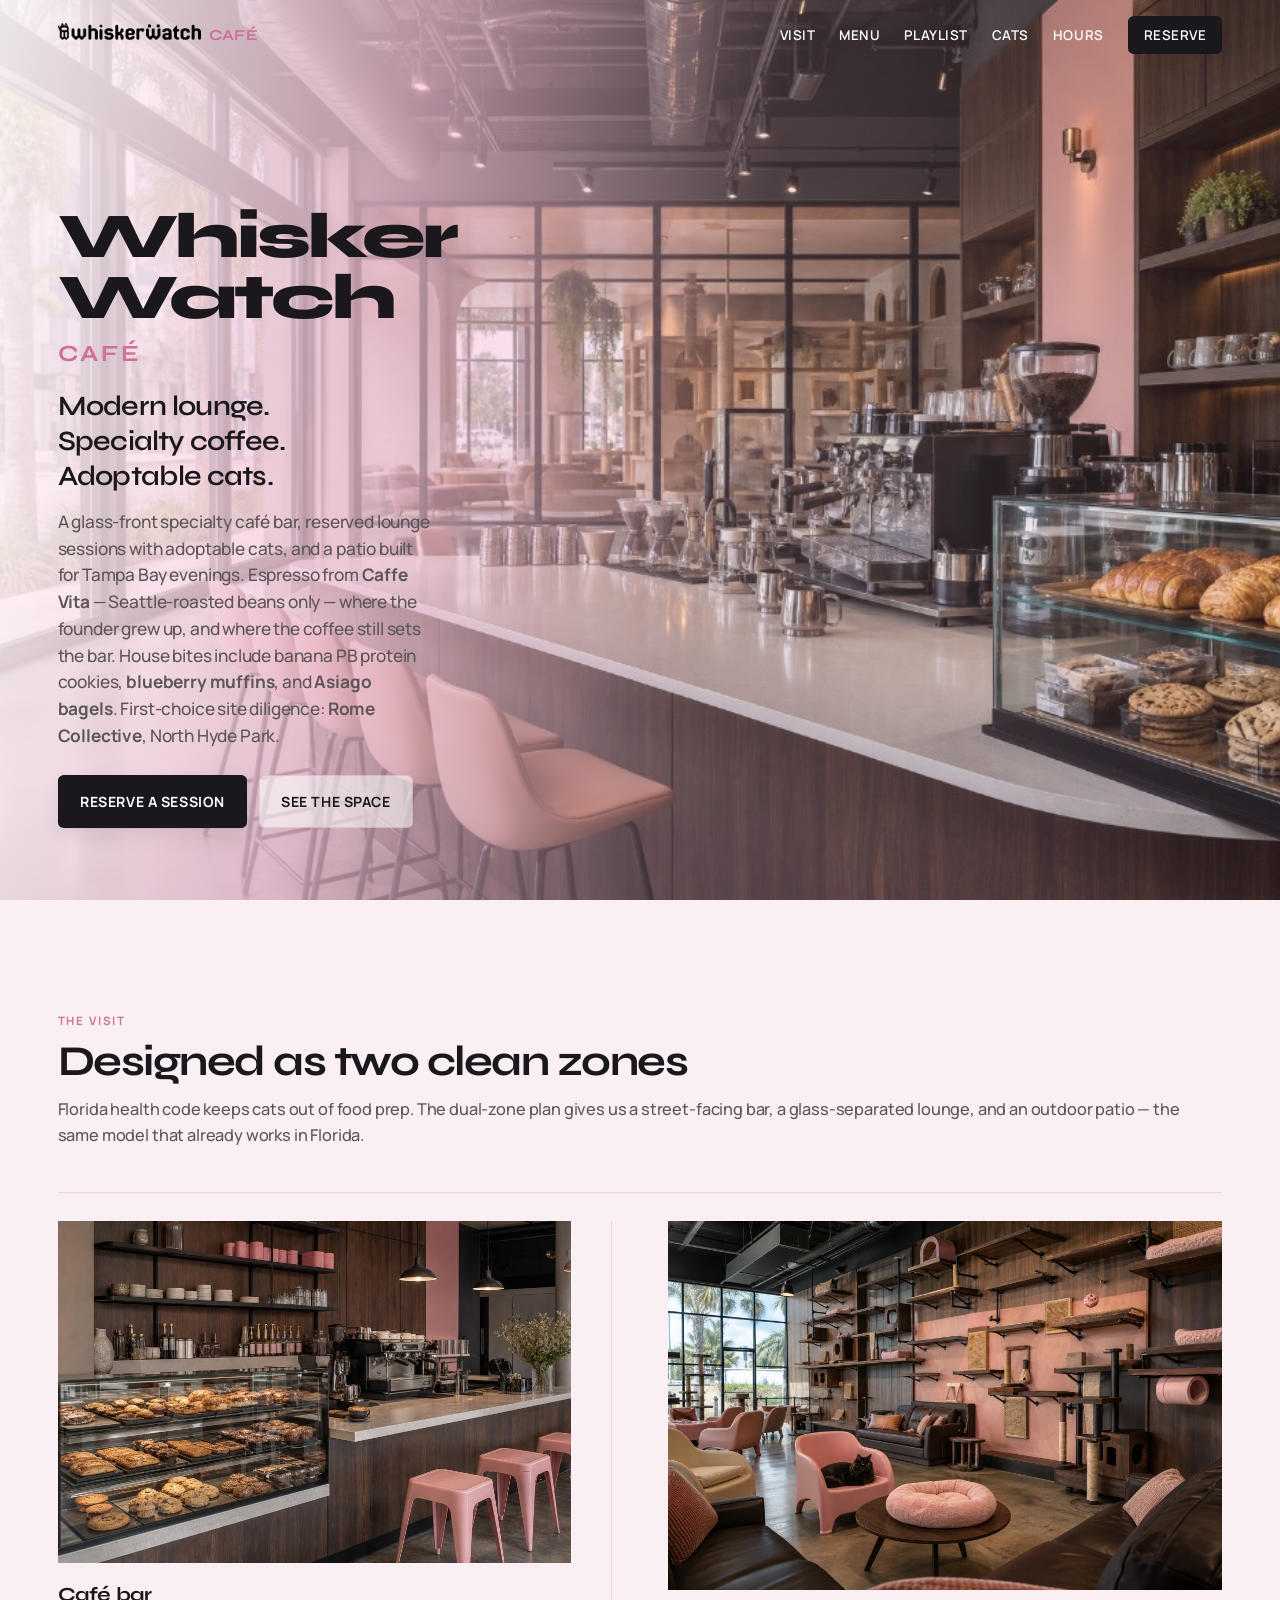
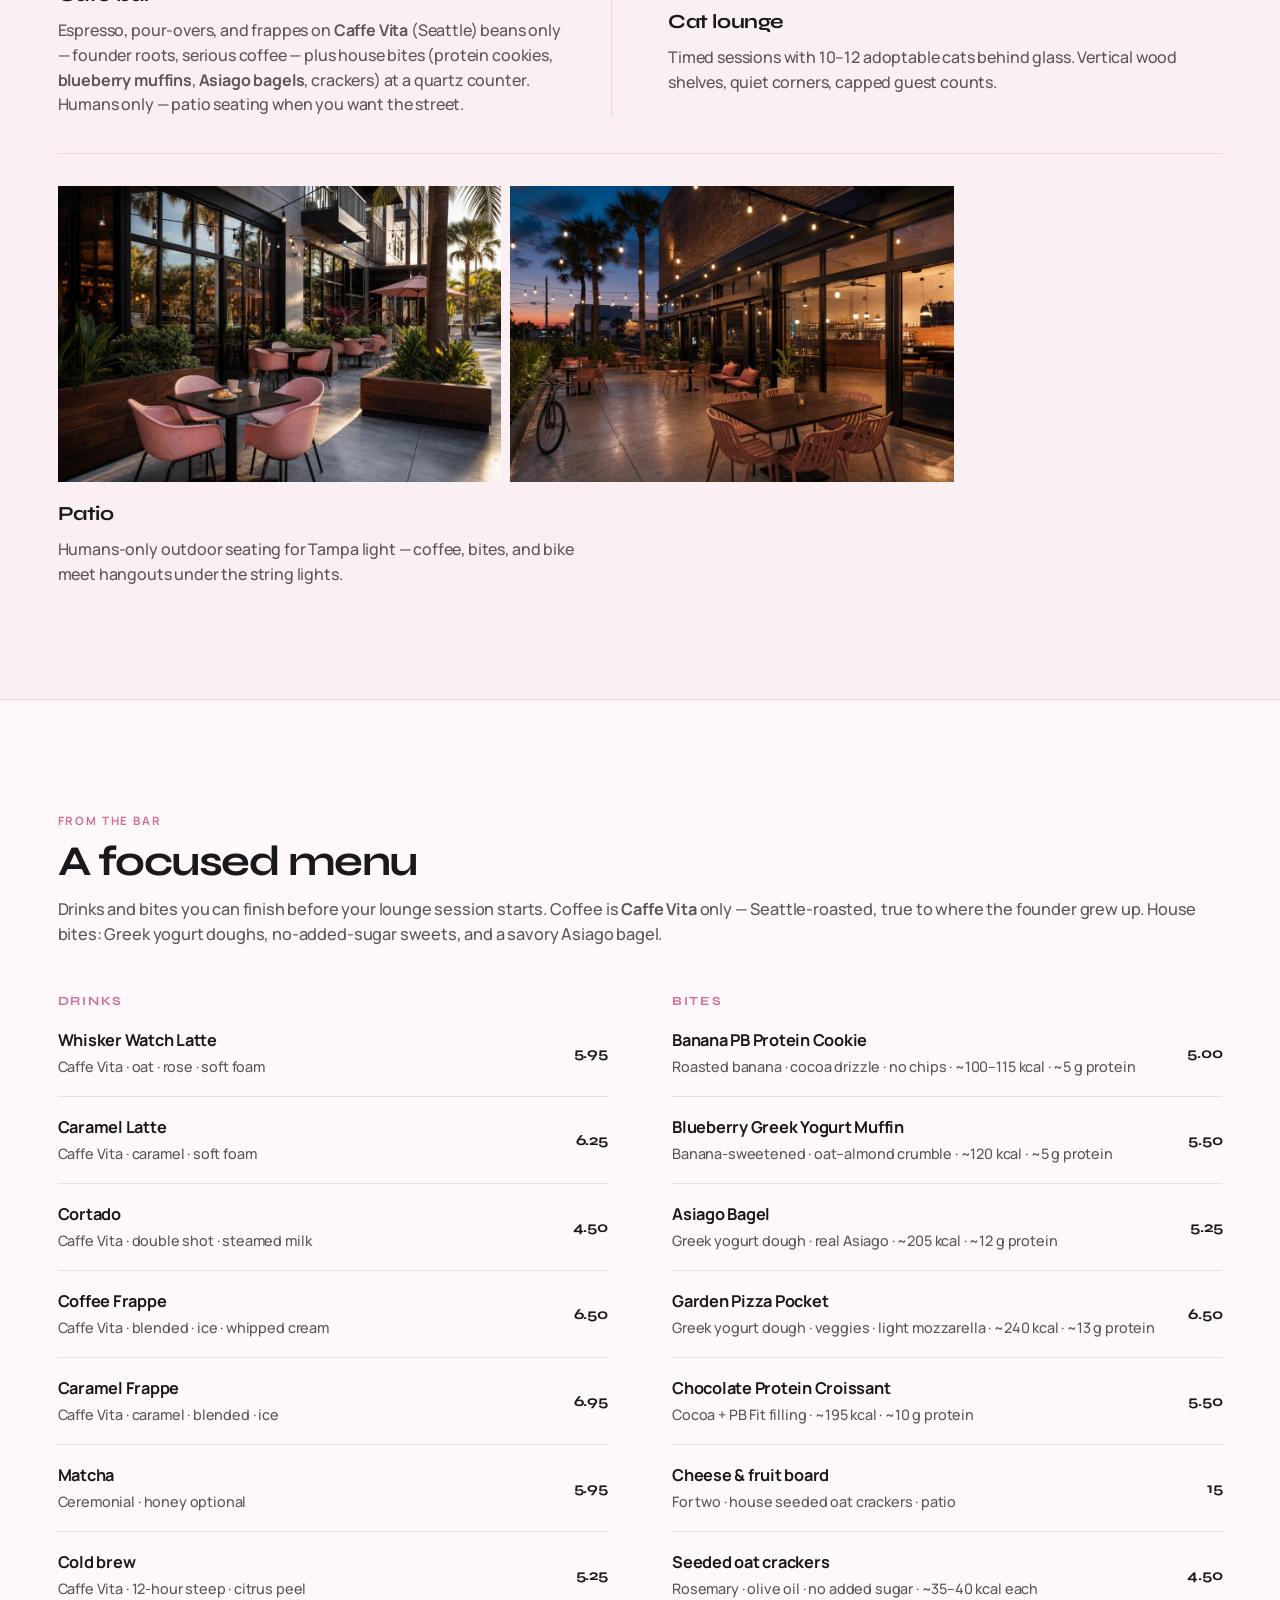
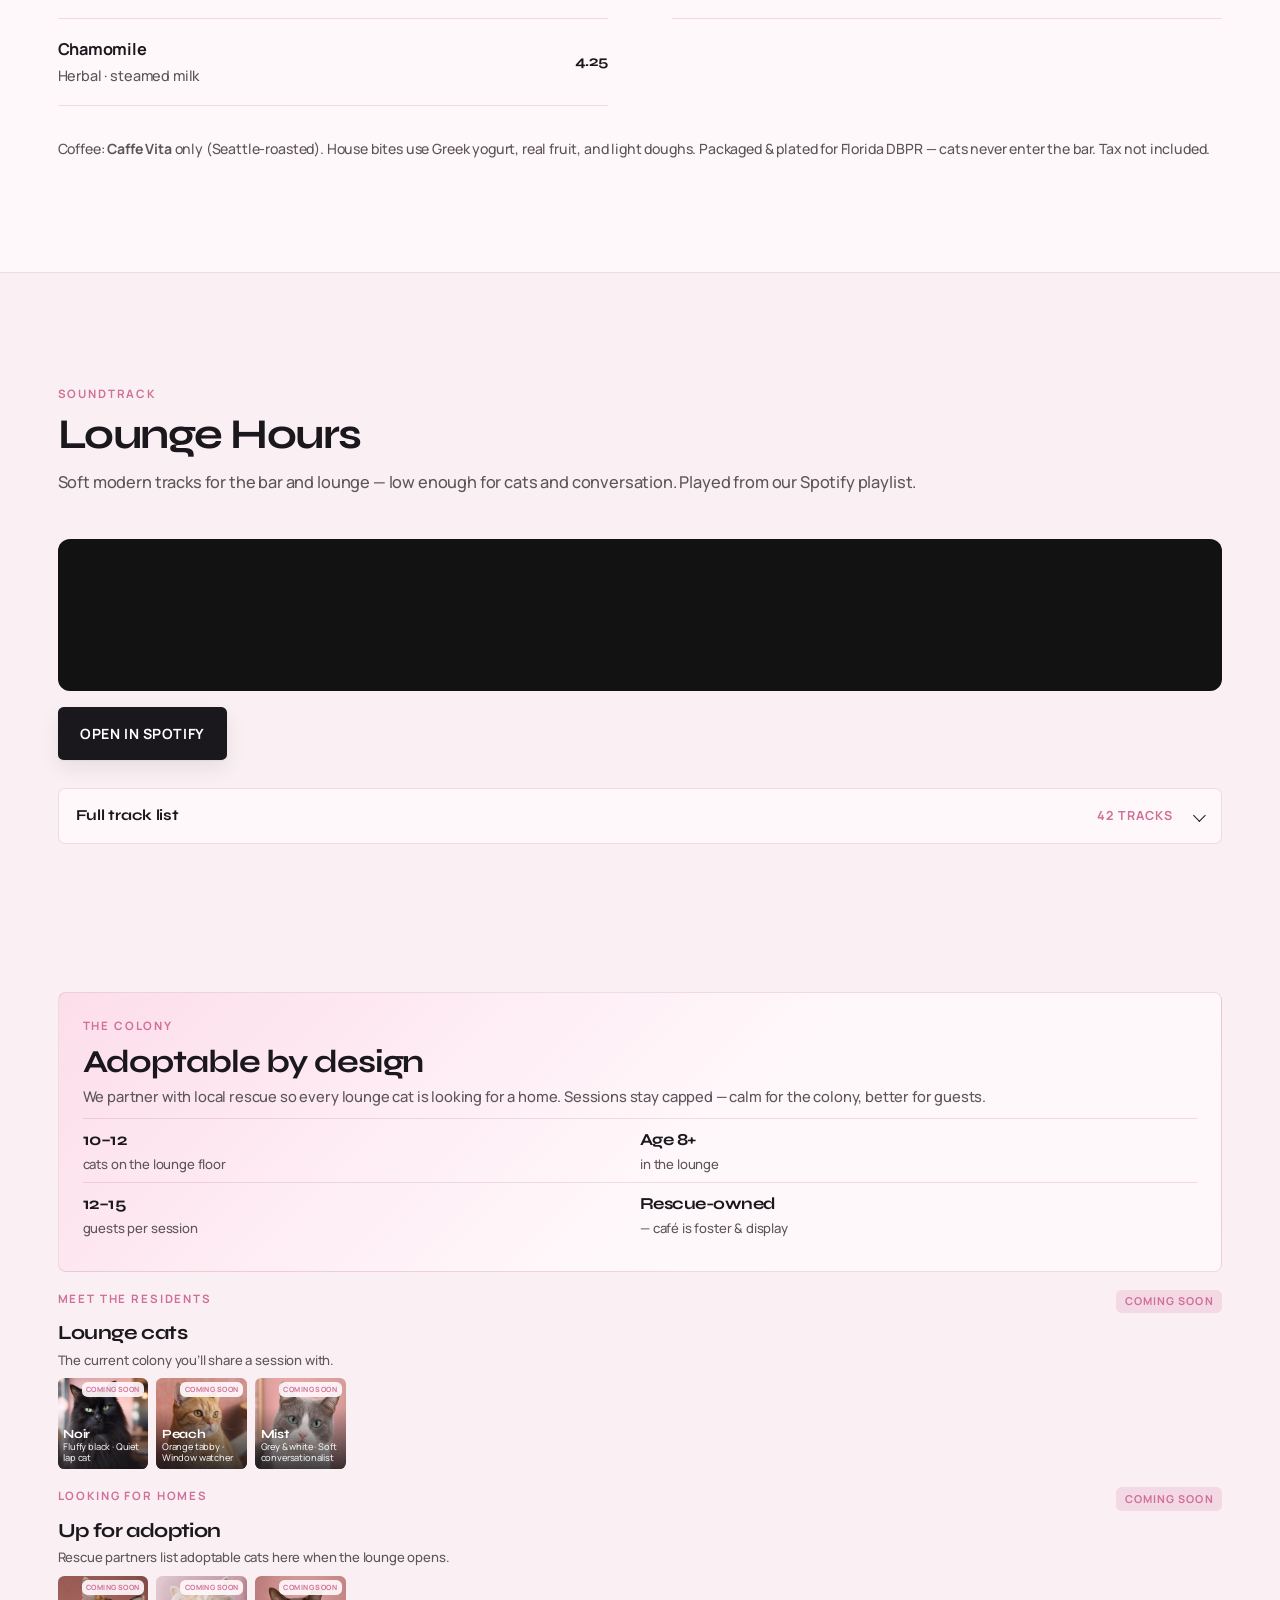
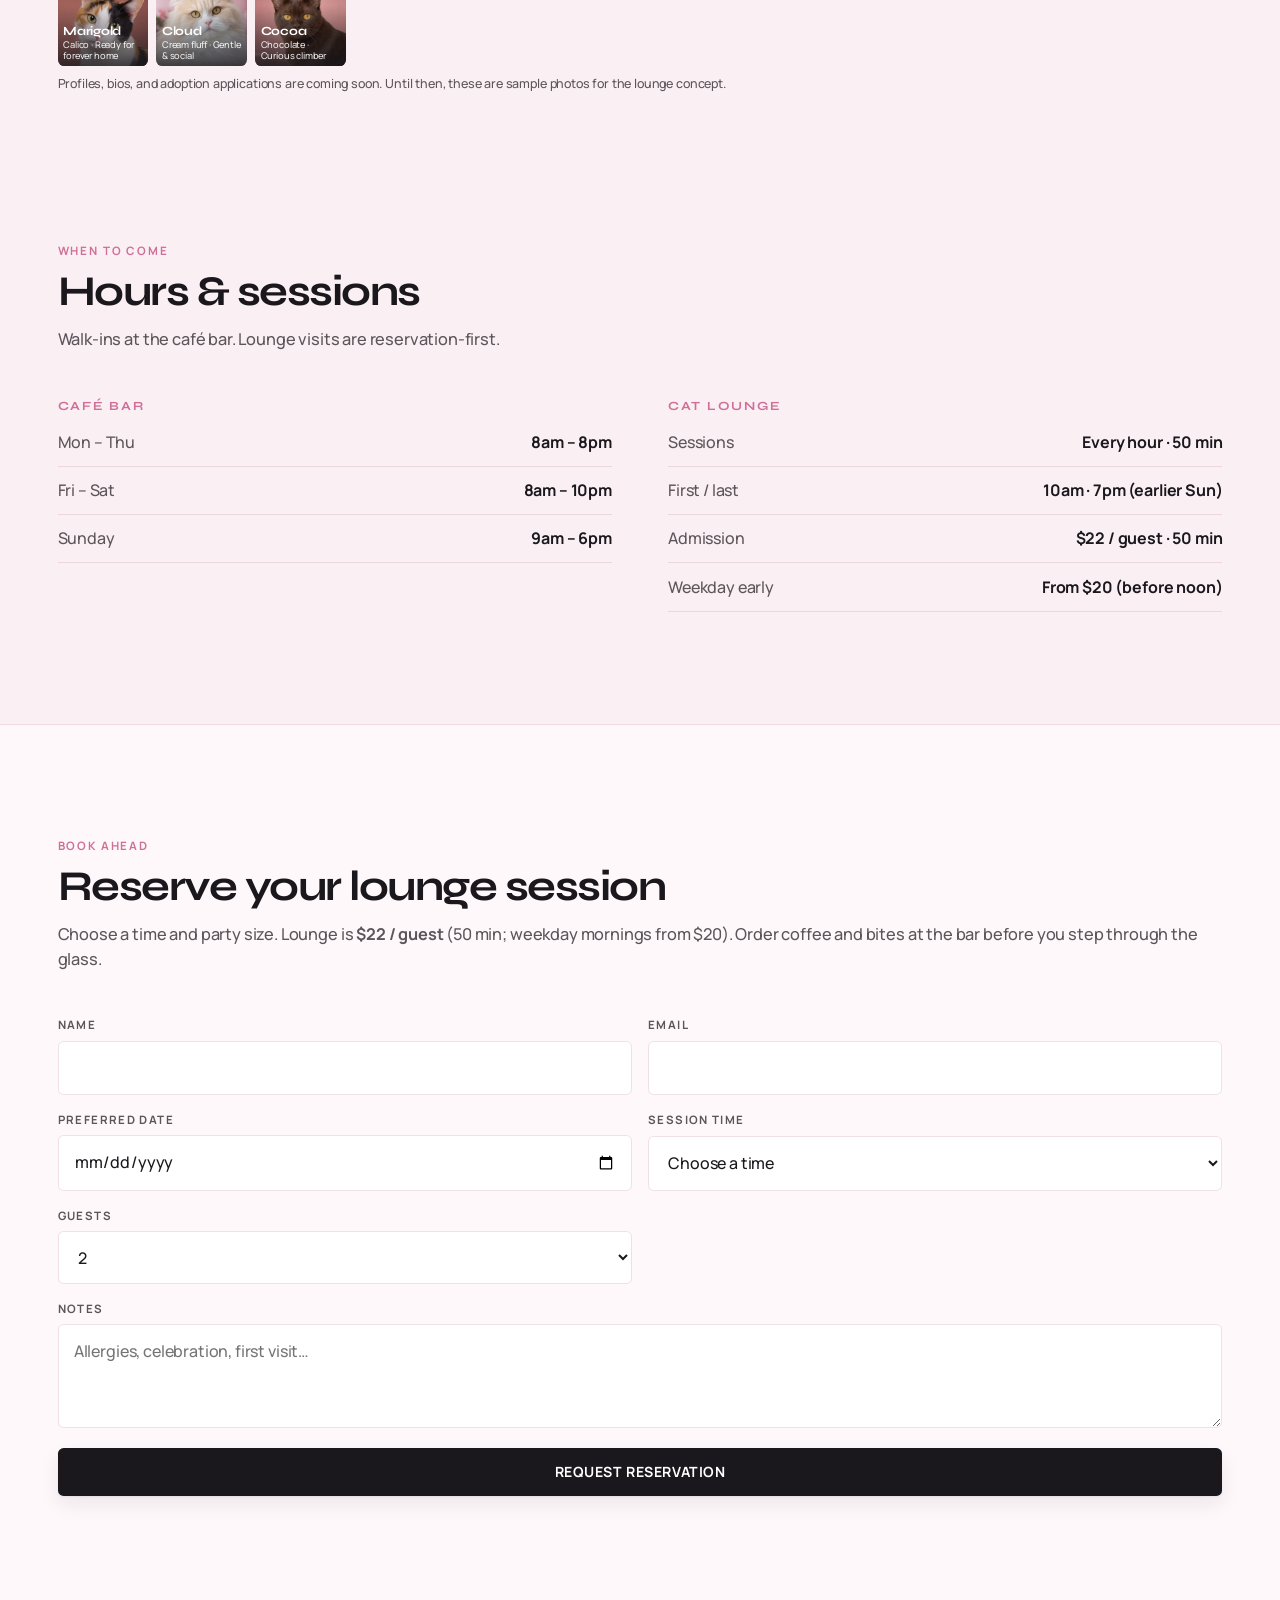
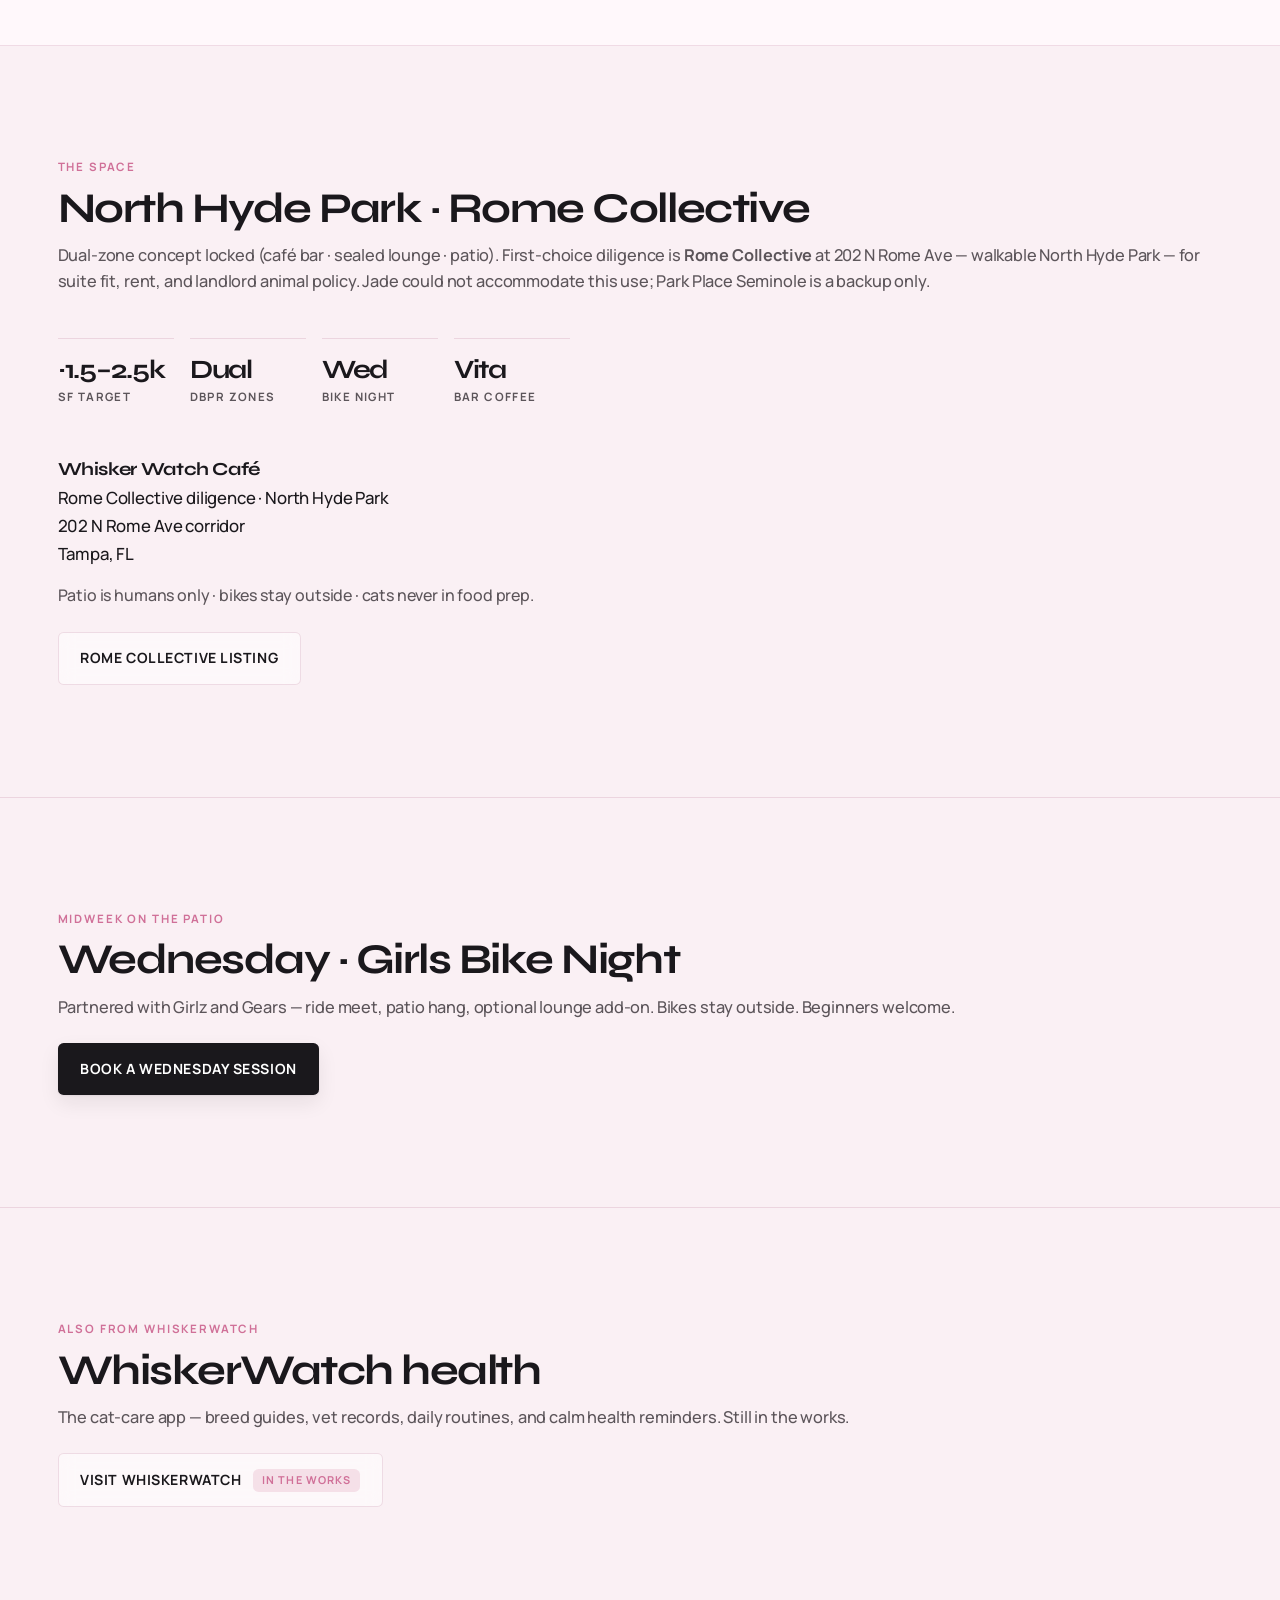
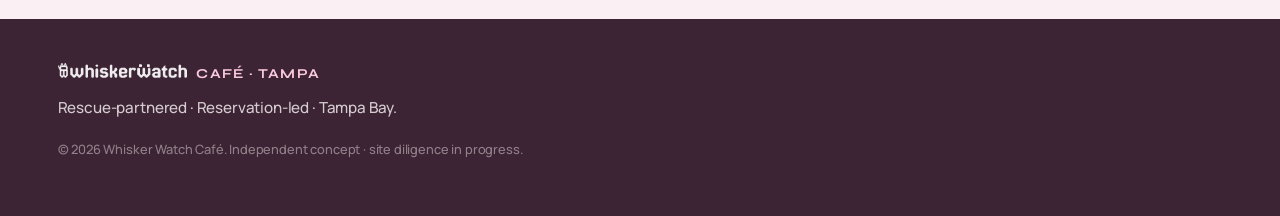
<file: index.html>
<!DOCTYPE html>
<html lang="en">
  <head>
    <meta charset="utf-8" />
    <meta name="viewport" content="width=device-width, initial-scale=1, viewport-fit=cover" />
    <meta name="theme-color" content="#fac8dd" />
    <meta
      name="description"
      content="Whisker Watch Café — a modern rescue-partnered cat lounge and specialty café in the Tampa Bay area."
    />
    <title>Whisker Watch Café · Tampa</title>
    <link rel="preconnect" href="https://fonts.googleapis.com" />
    <link rel="preconnect" href="https://fonts.gstatic.com" crossorigin />
    <link
      href="https://fonts.googleapis.com/css2?family=Manrope:wght@400;500;600;700&family=Syne:wght@500;600;700;800&display=swap"
      rel="stylesheet"
    />
    <link rel="stylesheet" href="styles.css?v=20260809a" />
    <link rel="icon" href="assets/paw-cursor-sm.png" type="image/png" />
  </head>
  <body>
    <a class="skip-link" href="#main">Skip to content</a>

    <header class="site-header" data-elevate>
      <a class="brand-mark" href="#top" aria-label="Whisker Watch Café home">
        <img src="assets/logo.png" alt="WhiskerWatch" width="180" height="21" />
        <span class="brand-mark-cafe">Café</span>
      </a>
      <nav class="site-nav" aria-label="Primary">
        <a href="#experience">Visit</a>
        <a href="#menu">Menu</a>
        <a href="#playlist">Playlist</a>
        <a href="#cats">Cats</a>
        <a href="#hours">Hours</a>
        <a class="nav-cta" href="#reserve">Reserve</a>
      </nav>
      <button class="nav-toggle" type="button" aria-expanded="false" aria-controls="mobile-nav" aria-label="Open menu">
        <span></span><span></span>
      </button>
    </header>

    <div class="mobile-nav" id="mobile-nav" hidden>
      <a href="#experience">Visit</a>
      <a href="#menu">Menu</a>
      <a href="#playlist">Playlist</a>
      <a href="#cats">Cats</a>
      <a href="#hours">Hours</a>
      <a href="#reserve">Reserve a session</a>
    </div>

    <main id="main">
      <section class="hero" id="top" aria-label="Whisker Watch Café">
        <div class="hero-media" aria-hidden="true">
          <img
            src="assets/hero-space.jpg"
            alt=""
            class="hero-photo"
            width="1024"
            height="682"
          />
          <div class="hero-wash"></div>
        </div>
        <div class="hero-copy">
          <p class="brand-lockup">
            <span class="brand-lockup-name">Whisker Watch</span>
            <span class="brand-lockup-cafe">Café</span>
          </p>
          <h1>Modern lounge. Specialty coffee. Adoptable cats.</h1>
          <p class="hero-lead">
            A glass-front specialty café bar, reserved lounge sessions with adoptable
            cats, and a patio built for Tampa Bay evenings. Espresso from
            <strong>Caffe Vita</strong> — Seattle-roasted beans only — where the founder
            grew up, and where the coffee still sets the bar. House bites include banana PB
            protein cookies, <strong>blueberry muffins</strong>, and <strong>Asiago bagels</strong>. First-choice site diligence:
            <strong>Rome Collective</strong>, North Hyde Park.
          </p>
          <div class="hero-actions">
            <a class="btn btn-primary" href="#reserve">Reserve a session</a>
            <a class="btn btn-ghost" href="#location">See the space</a>
          </div>
        </div>
      </section>

      <section class="section experience" id="experience">
        <header class="section-intro">
          <p class="eyebrow">The visit</p>
          <h2>Designed as two clean zones</h2>
          <p>
            Florida health code keeps cats out of food prep. The dual-zone plan gives
            us a street-facing bar, a glass-separated lounge, and an outdoor patio —
            the same model that already works in Florida.
          </p>
        </header>

        <div class="dual-zone">
          <article class="zone zone-cafe">
            <figure class="zone-photo">
              <img
                src="assets/space-bar.jpg"
                alt="Quartz café bar with pink stools, pastry case, and espresso machine"
                width="1024"
                height="682"
                loading="lazy"
              />
            </figure>
            <h3>Café bar</h3>
            <p>
              Espresso, pour-overs, and frappes on <strong>Caffe Vita</strong>
              (Seattle) beans only — founder roots, serious coffee — plus house bites
              (protein cookies, <strong>blueberry muffins</strong>, <strong>Asiago bagels</strong>, crackers)
              at a quartz counter. Humans only — patio seating
              when you want the street.
            </p>
          </article>
          <article class="zone zone-lounge">
            <figure class="zone-photo">
              <img
                src="assets/space-lounge.jpg"
                alt="Cat lounge with wood climbing wall, pink seating, and a black cat"
                width="1024"
                height="682"
                loading="lazy"
              />
            </figure>
            <h3>Cat lounge</h3>
            <p>
              Timed sessions with 10–12 adoptable cats behind glass. Vertical wood
              shelves, quiet corners, capped guest counts.
            </p>
          </article>
          <article class="zone zone-patio">
            <div class="zone-photo-pair">
              <figure class="zone-photo">
                <img
                  src="assets/space-patio-day.jpg"
                  alt="Daytime patio with pink chairs, string lights, and palm trees"
                  width="1024"
                  height="682"
                  loading="lazy"
                />
              </figure>
              <figure class="zone-photo">
                <img
                  src="assets/space-patio-dusk.jpg"
                  alt="Patio at dusk with string lights and pink seating against a Tampa sunset"
                  width="1024"
                  height="682"
                  loading="lazy"
                />
              </figure>
            </div>
            <h3>Patio</h3>
            <p>
              Humans-only outdoor seating for Tampa light — coffee, bites, and bike
              meet hangouts under the string lights.
            </p>
          </article>
        </div>
      </section>

      <section class="section menu" id="menu">
        <header class="section-intro">
          <p class="eyebrow">From the bar</p>
          <h2>A focused menu</h2>
          <p>
            Drinks and bites you can finish before your lounge session starts.
            Coffee is <strong>Caffe Vita</strong> only — Seattle-roasted, true to where
            the founder grew up. House bites: Greek yogurt doughs, no-added-sugar
            sweets, and a savory Asiago bagel.
          </p>
        </header>

        <div class="menu-columns">
          <div class="menu-col">
            <h3>Drinks</h3>
            <ul class="menu-list">
              <li>
                <span class="menu-item">Whisker Watch Latte</span>
                <span class="menu-desc">Caffe Vita · oat · rose · soft foam</span>
                <span class="menu-price">5.95</span>
              </li>
              <li>
                <span class="menu-item">Caramel Latte</span>
                <span class="menu-desc">Caffe Vita · caramel · soft foam</span>
                <span class="menu-price">6.25</span>
              </li>
              <li>
                <span class="menu-item">Cortado</span>
                <span class="menu-desc">Caffe Vita · double shot · steamed milk</span>
                <span class="menu-price">4.50</span>
              </li>
              <li>
                <span class="menu-item">Coffee Frappe</span>
                <span class="menu-desc">Caffe Vita · blended · ice · whipped cream</span>
                <span class="menu-price">6.50</span>
              </li>
              <li>
                <span class="menu-item">Caramel Frappe</span>
                <span class="menu-desc">Caffe Vita · caramel · blended · ice</span>
                <span class="menu-price">6.95</span>
              </li>
              <li>
                <span class="menu-item">Matcha</span>
                <span class="menu-desc">Ceremonial · honey optional</span>
                <span class="menu-price">5.95</span>
              </li>
              <li>
                <span class="menu-item">Cold brew</span>
                <span class="menu-desc">Caffe Vita · 12-hour steep · citrus peel</span>
                <span class="menu-price">5.25</span>
              </li>
              <li>
                <span class="menu-item">Chamomile</span>
                <span class="menu-desc">Herbal · steamed milk</span>
                <span class="menu-price">4.25</span>
              </li>
            </ul>
          </div>
          <div class="menu-col">
            <h3>Bites</h3>
            <ul class="menu-list">
              <li>
                <span class="menu-item">Banana PB Protein Cookie</span>
                <span class="menu-desc">Roasted banana · cocoa drizzle · no chips · ~100–115 kcal · ~5 g protein</span>
                <span class="menu-price">5.00</span>
              </li>
              <li>
                <span class="menu-item">Blueberry Greek Yogurt Muffin</span>
                <span class="menu-desc">Banana-sweetened · oat–almond crumble · ~120 kcal · ~5 g protein</span>
                <span class="menu-price">5.50</span>
              </li>
              <li>
                <span class="menu-item">Asiago Bagel</span>
                <span class="menu-desc">Greek yogurt dough · real Asiago · ~205 kcal · ~12 g protein</span>
                <span class="menu-price">5.25</span>
              </li>
              <li>
                <span class="menu-item">Garden Pizza Pocket</span>
                <span class="menu-desc">Greek yogurt dough · veggies · light mozzarella · ~240 kcal · ~13 g protein</span>
                <span class="menu-price">6.50</span>
              </li>
              <li>
                <span class="menu-item">Chocolate Protein Croissant</span>
                <span class="menu-desc">Cocoa + PB Fit filling · ~195 kcal · ~10 g protein</span>
                <span class="menu-price">5.50</span>
              </li>
              <li>
                <span class="menu-item">Cheese &amp; fruit board</span>
                <span class="menu-desc">For two · house seeded oat crackers · patio</span>
                <span class="menu-price">15</span>
              </li>
              <li>
                <span class="menu-item">Seeded oat crackers</span>
                <span class="menu-desc">Rosemary · olive oil · no added sugar · ~35–40 kcal each</span>
                <span class="menu-price">4.50</span>
              </li>
            </ul>
          </div>
        </div>
        <p class="menu-note">
          Coffee: <strong>Caffe Vita</strong> only (Seattle-roasted). House bites use Greek yogurt,
          real fruit, and light doughs. Packaged &amp; plated for Florida DBPR — cats never enter
          the bar. Tax not included.
        </p>
      </section>

      <section class="section playlist" id="playlist">
        <header class="section-intro">
          <p class="eyebrow">Soundtrack</p>
          <h2>Lounge Hours</h2>
          <p>
            Soft modern tracks for the bar and lounge — low enough for cats and
            conversation. Played from our Spotify playlist.
          </p>
        </header>

        <div class="playlist-player" id="playlist-player" hidden>
          <iframe
            id="spotify-embed"
            title="Whisker Watch Café — Lounge Hours on Spotify"
            style="border-radius: 12px"
            width="100%"
            height="152"
            frameborder="0"
            allowfullscreen
            allow="autoplay; clipboard-write; encrypted-media; fullscreen; picture-in-picture"
            loading="lazy"
          ></iframe>
          <div class="playlist-actions">
            <a
              class="btn btn-primary"
              id="spotify-open"
              href="#"
              target="_blank"
              rel="noopener noreferrer"
            >Open in Spotify</a>
          </div>
        </div>

        <div class="playlist-setup" id="playlist-setup">
          <p class="playlist-setup-copy">
            To run this off your personal Spotify account: create a playlist named
            <strong>Whisker Watch Café — Lounge Hours</strong>, add the tracks below,
            then paste the playlist share link here in chat (or into
            <code>playlist.json</code> as <code>spotifyUrl</code>).
          </p>
        </div>

        <details class="playlist-dropdown" id="playlist-dropdown">
          <summary class="playlist-dropdown-summary">
            <span>Full track list</span>
            <span class="playlist-dropdown-meta" id="playlist-count"></span>
          </summary>
          <ol class="playlist-tracks" id="playlist-tracks" aria-label="Café playlist tracks">
            <!-- Filled from playlist.json -->
          </ol>
        </details>
      </section>

      <section class="section cats" id="cats">
        <div class="cats-band">
          <header class="section-intro">
            <p class="eyebrow">The colony</p>
            <h2>Adoptable by design</h2>
            <p>
              We partner with local rescue so every lounge cat is looking for a home.
              Sessions stay capped — calm for the colony, better for guests.
            </p>
          </header>
          <ul class="cats-points">
            <li><strong>10–12</strong> cats on the lounge floor</li>
            <li><strong>Age 8+</strong> in the lounge</li>
            <li><strong>12–15</strong> guests per session</li>
            <li><strong>Rescue-owned</strong> — café is foster &amp; display</li>
          </ul>
        </div>

        <div class="cat-gallery">
          <header class="cat-gallery-header">
            <div>
              <p class="eyebrow">Meet the residents</p>
              <h3>Lounge cats</h3>
              <p>The current colony you’ll share a session with.</p>
            </div>
            <span class="status-pill">Coming soon</span>
          </header>
          <ul class="cat-grid" aria-label="Resident cats preview">
            <li class="cat-tile">
              <figure>
                <img src="assets/cat-noir.jpg" alt="Preview photo of a fluffy black cat" width="400" height="400" loading="lazy" />
                <figcaption>
                  <span class="cat-name">Noir</span>
                  <span class="cat-meta">Fluffy black · Quiet lap cat</span>
                </figcaption>
                <span class="cat-soon" aria-hidden="true">Coming soon</span>
              </figure>
            </li>
            <li class="cat-tile">
              <figure>
                <img src="assets/cat-peach.jpg" alt="Preview photo of an orange tabby cat" width="400" height="400" loading="lazy" />
                <figcaption>
                  <span class="cat-name">Peach</span>
                  <span class="cat-meta">Orange tabby · Window watcher</span>
                </figcaption>
                <span class="cat-soon" aria-hidden="true">Coming soon</span>
              </figure>
            </li>
            <li class="cat-tile">
              <figure>
                <img src="assets/cat-mist.jpg" alt="Preview photo of a grey and white cat" width="400" height="400" loading="lazy" />
                <figcaption>
                  <span class="cat-name">Mist</span>
                  <span class="cat-meta">Grey &amp; white · Soft conversationalist</span>
                </figcaption>
                <span class="cat-soon" aria-hidden="true">Coming soon</span>
              </figure>
            </li>
          </ul>
        </div>

        <div class="cat-gallery">
          <header class="cat-gallery-header">
            <div>
              <p class="eyebrow">Looking for homes</p>
              <h3>Up for adoption</h3>
              <p>Rescue partners list adoptable cats here when the lounge opens.</p>
            </div>
            <span class="status-pill">Coming soon</span>
          </header>
          <ul class="cat-grid" aria-label="Cats up for adoption preview">
            <li class="cat-tile">
              <figure>
                <img src="assets/cat-calico.jpg" alt="Preview photo of a calico cat" width="400" height="400" loading="lazy" />
                <figcaption>
                  <span class="cat-name">Marigold</span>
                  <span class="cat-meta">Calico · Ready for forever home</span>
                </figcaption>
                <span class="cat-soon" aria-hidden="true">Coming soon</span>
              </figure>
            </li>
            <li class="cat-tile">
              <figure>
                <img src="assets/cat-cream.jpg" alt="Preview photo of a cream long-haired cat" width="400" height="400" loading="lazy" />
                <figcaption>
                  <span class="cat-name">Cloud</span>
                  <span class="cat-meta">Cream fluff · Gentle &amp; social</span>
                </figcaption>
                <span class="cat-soon" aria-hidden="true">Coming soon</span>
              </figure>
            </li>
            <li class="cat-tile">
              <figure>
                <img src="assets/cat-cocoa.jpg" alt="Preview photo of a chocolate brown cat" width="400" height="400" loading="lazy" />
                <figcaption>
                  <span class="cat-name">Cocoa</span>
                  <span class="cat-meta">Chocolate · Curious climber</span>
                </figcaption>
                <span class="cat-soon" aria-hidden="true">Coming soon</span>
              </figure>
            </li>
          </ul>
          <p class="cat-gallery-note">
            Profiles, bios, and adoption applications are coming soon. Until then, these are sample photos for the lounge concept.
          </p>
        </div>
      </section>

      <section class="section hours" id="hours">
        <header class="section-intro">
          <p class="eyebrow">When to come</p>
          <h2>Hours &amp; sessions</h2>
          <p>Walk-ins at the café bar. Lounge visits are reservation-first.</p>
        </header>

        <div class="hours-grid">
          <div class="hours-block">
            <h3>Café bar</h3>
            <dl class="hours-list">
              <div><dt>Mon – Thu</dt><dd>8am – 8pm</dd></div>
              <div><dt>Fri – Sat</dt><dd>8am – 10pm</dd></div>
              <div><dt>Sunday</dt><dd>9am – 6pm</dd></div>
            </dl>
          </div>
          <div class="hours-block">
            <h3>Cat lounge</h3>
            <dl class="hours-list">
              <div><dt>Sessions</dt><dd>Every hour · 50 min</dd></div>
              <div><dt>First / last</dt><dd>10am · 7pm (earlier Sun)</dd></div>
              <div><dt>Admission</dt><dd>$22 / guest · 50 min</dd></div>
              <div><dt>Weekday early</dt><dd>From $20 (before noon)</dd></div>
            </dl>
          </div>
        </div>
      </section>

      <section class="section reserve" id="reserve">
        <div class="reserve-panel">
          <header class="section-intro">
            <p class="eyebrow">Book ahead</p>
            <h2>Reserve your lounge session</h2>
            <p>
              Choose a time and party size. Lounge is <strong>$22 / guest</strong>
              (50 min; weekday mornings from $20). Order coffee and bites at the bar
              before you step through the glass.
            </p>
          </header>

          <form class="reserve-form" id="reserve-form" novalidate>
            <label>
              <span>Name</span>
              <input type="text" name="name" autocomplete="name" required />
            </label>
            <label>
              <span>Email</span>
              <input type="email" name="email" autocomplete="email" required />
            </label>
            <label>
              <span>Preferred date</span>
              <input type="date" name="date" required />
            </label>
            <label>
              <span>Session time</span>
              <select name="time" required>
                <option value="">Choose a time</option>
                <option>10:00 AM</option>
                <option>11:00 AM</option>
                <option>12:00 PM</option>
                <option>1:00 PM</option>
                <option>2:00 PM</option>
                <option>3:00 PM</option>
                <option>4:00 PM</option>
                <option>5:00 PM</option>
                <option>6:00 PM</option>
                <option>7:00 PM</option>
              </select>
            </label>
            <label>
              <span>Guests</span>
              <select name="guests" required>
                <option>1</option>
                <option selected>2</option>
                <option>3</option>
                <option>4</option>
                <option>5</option>
                <option>6</option>
              </select>
            </label>
            <label class="full">
              <span>Notes</span>
              <textarea name="notes" rows="3" placeholder="Allergies, celebration, first visit…"></textarea>
            </label>
            <button class="btn btn-primary full" type="submit">Request reservation</button>
            <p class="form-status" id="form-status" role="status" aria-live="polite"></p>
          </form>
        </div>
      </section>

      <section class="section location" id="location">
        <header class="section-intro">
          <p class="eyebrow">The space</p>
          <h2>North Hyde Park · Rome Collective</h2>
          <p>
            Dual-zone concept locked (café bar · sealed lounge · patio). First-choice
            diligence is <strong>Rome Collective</strong> at 202 N Rome Ave — walkable
            North Hyde Park — for suite fit, rent, and landlord animal policy. Jade
            could not accommodate this use; Park Place Seminole is a backup only.
          </p>
        </header>

        <div class="space-specs">
          <div><span class="spec-value">~1.5–2.5k</span><span class="spec-label">SF target</span></div>
          <div><span class="spec-value">Dual</span><span class="spec-label">DBPR zones</span></div>
          <div><span class="spec-value">Wed</span><span class="spec-label">Bike night</span></div>
          <div><span class="spec-value">Vita</span><span class="spec-label">Bar coffee</span></div>
        </div>

        <address class="address">
          <strong>Whisker Watch Café</strong><br />
          Rome Collective diligence · North Hyde Park<br />
          202 N Rome Ave corridor<br />
          Tampa, FL
        </address>

        <p class="parking">Patio is humans only · bikes stay outside · cats never in food prep.</p>

        <a
          class="btn btn-ghost"
          href="https://www.loopnet.com/Listing/202-N-Rome-Ave-Tampa-FL/30610218/"
          target="_blank"
          rel="noopener noreferrer"
        >
          Rome Collective listing
        </a>
      </section>

      <section class="section community" id="community">
        <div class="community-panel">
          <p class="eyebrow">Midweek on the patio</p>
          <h2>Wednesday · Girls Bike Night</h2>
          <p>
            Partnered with Girlz and Gears — ride meet, patio hang, optional lounge
            add-on. Bikes stay outside. Beginners welcome.
          </p>
          <a class="btn btn-primary" href="#reserve">Book a Wednesday session</a>
        </div>
      </section>

      <section class="section sister" id="app" aria-label="WhiskerWatch app">
        <div class="sister-panel">
          <p class="eyebrow">Also from WhiskerWatch</p>
          <h2>WhiskerWatch health</h2>
          <p>
            The cat-care app — breed guides, vet records, daily routines, and calm
            health reminders. Still in the works.
          </p>
          <a
            class="btn btn-ghost sister-link"
            href="https://whiskerwatch-dh13.onrender.com"
            target="_blank"
            rel="noopener noreferrer"
          >
            <span>Visit WhiskerWatch</span>
            <span class="status-pill">In the works</span>
          </a>
        </div>
      </section>
    </main>

    <footer class="site-footer">
      <div class="footer-brand">
        <img src="assets/logo.png" alt="WhiskerWatch" width="160" height="19" />
        <span>Café · Tampa</span>
      </div>
      <p class="footer-tag">Rescue-partnered · Reservation-led · Tampa Bay.</p>
      <p class="footer-fine">
        © <span id="year"></span> Whisker Watch Café. Independent concept · site diligence in progress.
      </p>
    </footer>

    <script src="script.js?v=20260806c"></script>
  </body>
</html>
</file>
<file: styles.css>
:root {
  --blush: #fac8dd;
  --blush-soft: #fff0f7;
  --blush-deep: #a04870;
  --pink-accent: #d07098;
  --ink: #1a181c;
  --muted: #5c555a;
  --line: rgba(160, 72, 112, 0.16);
  --paper: #faf0f4;
  --paper-2: #fff8fb;
  --stone: #f2d9e4;
  --oak: #c4a882;
  --footer: #3d2434;
  --white: #ffffff;
  --shadow-btn: 0 1px 2px rgba(26, 24, 28, 0.06), 0 8px 20px rgba(26, 24, 28, 0.08);
  --page-gutter: clamp(1rem, 4.5vw, 4rem);
  --font-display: "Syne", "Avenir Next", sans-serif;
  --font-body: "Manrope", "Avenir Next", sans-serif;
  --radius: 0.35rem;
  --ease-out: cubic-bezier(0.22, 1, 0.36, 1);
}

*,
*::before,
*::after {
  box-sizing: border-box;
}

html {
  scroll-behavior: smooth;
  scroll-padding-top: calc(4.25rem + env(safe-area-inset-top));
  background: var(--paper);
  -webkit-text-size-adjust: 100%;
  text-size-adjust: 100%;
  overflow-x: clip;
}

body {
  margin: 0;
  min-height: 100dvh;
  font-family: var(--font-body);
  color: var(--ink);
  background:
    radial-gradient(ellipse 70% 45% at 100% 0%, rgba(250, 200, 221, 0.55), transparent 55%),
    linear-gradient(180deg, var(--paper-2) 0%, var(--paper) 45%, var(--stone) 100%);
  background-attachment: fixed;
  line-height: 1.55;
  font-weight: 500;
  letter-spacing: -0.01em;
  overflow-x: clip;
  max-width: 100%;
}

img {
  max-width: 100%;
  display: block;
}

a {
  color: inherit;
}

.skip-link {
  position: absolute;
  width: 1px;
  height: 1px;
  padding: 0;
  margin: -1px;
  overflow: hidden;
  clip: rect(0, 0, 0, 0);
  clip-path: inset(50%);
  white-space: nowrap;
  border: 0;
  background: var(--white);
  color: var(--ink);
  z-index: 100;
}

.skip-link:focus {
  position: fixed;
  left: 1rem;
  top: 1rem;
  width: auto;
  height: auto;
  margin: 0;
  padding: 0.75rem 1rem;
  overflow: visible;
  clip: auto;
  clip-path: none;
  white-space: normal;
}

/* —— Header —— */
.site-header {
  position: fixed;
  inset: 0 0 auto;
  z-index: 40;
  display: flex;
  align-items: center;
  justify-content: space-between;
  gap: 1rem;
  padding: 1rem var(--page-gutter);
  padding-top: max(1rem, env(safe-area-inset-top));
  background: transparent;
  transition: background 0.35s var(--ease-out), border-color 0.35s, backdrop-filter 0.35s;
  border-bottom: 1px solid transparent;
}

.site-header.is-solid {
  background: rgba(250, 240, 244, 0.92);
  backdrop-filter: blur(14px);
  border-bottom-color: var(--line);
}

.brand-mark {
  display: inline-flex;
  align-items: baseline;
  gap: 0.5rem;
  text-decoration: none;
}

.brand-mark img {
  height: 1.05rem;
  width: auto;
}

.brand-mark-cafe {
  font-family: var(--font-display);
  font-weight: 700;
  font-size: 0.95rem;
  letter-spacing: 0.04em;
  text-transform: uppercase;
  color: var(--pink-accent);
}

.site-nav {
  display: none;
  align-items: center;
  gap: 1.5rem;
  font-size: 0.84rem;
  font-weight: 600;
  letter-spacing: 0.04em;
  text-transform: uppercase;
}

.site-nav a {
  text-decoration: none;
  color: var(--white);
  transition: color 0.2s;
}

.site-nav a:hover {
  color: var(--blush);
}

.site-header.is-solid .site-nav a {
  color: var(--muted);
}

.site-header.is-solid .site-nav a:hover {
  color: var(--ink);
}

.nav-cta {
  display: inline-flex;
  align-items: center;
  padding: 0.55rem 1rem;
  border-radius: var(--radius);
  background: var(--ink);
  color: var(--white) !important;
}

.nav-cta:hover {
  background: var(--pink-accent);
}

.site-header.is-solid .nav-cta {
  color: var(--white) !important;
}

.nav-toggle {
  display: flex;
  flex-direction: column;
  justify-content: center;
  gap: 6px;
  width: 2.5rem;
  height: 2.5rem;
  border: 0;
  background: transparent;
  padding: 0;
  cursor: pointer;
}

.nav-toggle span {
  display: block;
  height: 1.5px;
  width: 1.35rem;
  margin-inline: auto;
  background: var(--white);
  transition: transform 0.25s var(--ease-out), opacity 0.2s, background 0.2s;
}

.site-header.is-solid .nav-toggle span {
  background: var(--ink);
}

.nav-toggle[aria-expanded="true"] span:first-child {
  transform: translateY(3.75px) rotate(45deg);
}

.nav-toggle[aria-expanded="true"] span:last-child {
  transform: translateY(-3.75px) rotate(-45deg);
}

.mobile-nav {
  position: fixed;
  inset: 0;
  z-index: 45;
  display: flex;
  flex-direction: column;
  justify-content: center;
  gap: 1.25rem;
  padding: max(1.25rem, env(safe-area-inset-top)) var(--page-gutter)
    max(1.25rem, env(safe-area-inset-bottom));
  background: rgba(247, 242, 244, 0.98);
  backdrop-filter: blur(16px);
  overflow-y: auto;
  -webkit-overflow-scrolling: touch;
}

.mobile-nav[hidden] {
  display: none;
}

.mobile-nav a {
  font-family: var(--font-display);
  font-size: clamp(1.75rem, 6vw, 2.5rem);
  font-weight: 700;
  text-decoration: none;
  color: var(--ink);
  letter-spacing: -0.03em;
}

@media (min-width: 860px) {
  .site-nav {
    display: flex;
  }

  .nav-toggle,
  .mobile-nav {
    display: none !important;
  }
}

/* —— Hero —— */
.hero {
  position: relative;
  min-height: 100dvh;
  min-height: 100svh;
  display: grid;
  align-items: end;
  overflow: clip;
  width: 100%;
  max-width: 100%;
  color: var(--ink);
}

.hero-media {
  position: absolute;
  inset: 0;
  z-index: 0;
  overflow: clip;
  width: 100%;
  max-width: 100%;
  contain: paint;
  /* Isolate scaled hero photo so it can’t widen the page */
  isolation: isolate;
}

.hero-photo {
  position: absolute;
  inset: 0;
  width: 100%;
  height: 100%;
  max-width: none;
  object-fit: cover;
  object-position: 42% 48%;
  transform: scale(1.04);
  transform-origin: center center;
  animation: hero-drift 20s var(--ease-out) infinite alternate;
}

.hero-wash {
  position: absolute;
  inset: 0;
  background:
    linear-gradient(
      100deg,
      rgba(255, 248, 251, 0.92) 0%,
      rgba(250, 200, 221, 0.72) 30%,
      rgba(250, 200, 221, 0.22) 56%,
      rgba(250, 200, 221, 0.06) 100%
    ),
    linear-gradient(to top, rgba(61, 36, 52, 0.22) 0%, transparent 38%);
}

@keyframes hero-drift {
  from {
    transform: scale(1.03) translate3d(0, 0, 0);
  }
  to {
    transform: scale(1.06) translate3d(0, 0.4%, 0);
  }
}

.hero-copy {
  position: relative;
  z-index: 1;
  max-width: 36rem;
  width: 100%;
  min-width: 0;
  padding: clamp(6rem, 12vh, 7.5rem) var(--page-gutter) clamp(2.5rem, 8vh, 4.5rem);
  animation: rise-in 0.85s var(--ease-out) both;
}

@keyframes rise-in {
  from {
    opacity: 0;
    transform: translateY(1rem);
  }
  to {
    opacity: 1;
    transform: translateY(0);
  }
}

.brand-lockup {
  display: flex;
  flex-wrap: wrap;
  align-items: baseline;
  gap: 0.45rem 0.7rem;
  margin: 0 0 1.1rem;
  max-width: 100%;
  min-width: 0;
}

.brand-lockup-name {
  font-family: var(--font-display);
  font-size: clamp(1.85rem, 9vw, 4rem);
  font-weight: 800;
  line-height: 0.95;
  letter-spacing: -0.045em;
  color: var(--ink);
  min-width: 0;
  max-width: 100%;
  overflow-wrap: anywhere;
  hyphens: manual;
}

.brand-lockup-cafe {
  font-family: var(--font-display);
  font-size: clamp(1.1rem, 2.8vw, 1.45rem);
  font-weight: 700;
  letter-spacing: 0.12em;
  text-transform: uppercase;
  color: var(--pink-accent);
}

.hero h1 {
  margin: 0 0 0.9rem;
  font-family: var(--font-display);
  font-size: clamp(1.25rem, 4.2vw, 1.75rem);
  font-weight: 600;
  line-height: 1.25;
  letter-spacing: -0.025em;
  max-width: min(18ch, 100%);
  color: var(--ink);
}

.hero-lead {
  margin: 0 0 1.6rem;
  font-size: clamp(0.98rem, 2vw, 1.08rem);
  font-weight: 500;
  color: var(--muted);
  max-width: min(34ch, 100%);
}

.hero-actions {
  display: flex;
  flex-wrap: wrap;
  gap: 0.7rem;
}

@keyframes hero-drift-mobile {
  from {
    transform: scale(1.02) translate3d(0, 0, 0);
  }
  to {
    transform: scale(1.04) translate3d(0, 0.3%, 0);
  }
}

@media (max-width: 720px) {
  .hero-photo {
    object-position: 38% 52%;
    transform: scale(1.02);
    animation-name: hero-drift-mobile;
  }

  .hero-wash {
    background:
      linear-gradient(
        to top,
        rgba(255, 248, 251, 0.97) 0%,
        rgba(250, 200, 221, 0.88) 36%,
        rgba(250, 200, 221, 0.4) 64%,
        rgba(250, 200, 221, 0.12) 100%
      );
  }

  .hero-copy {
    max-width: none;
    padding-top: calc(5.25rem + env(safe-area-inset-top));
    padding-bottom: max(2rem, env(safe-area-inset-bottom));
  }

  .brand-lockup-name {
    font-size: clamp(1.7rem, 10.5vw, 2.55rem);
  }

  .hero-actions {
    flex-direction: column;
    align-items: stretch;
  }

  .hero-actions .btn {
    width: 100%;
  }
}

/* —— Buttons —— */
.btn {
  display: inline-flex;
  align-items: center;
  justify-content: center;
  gap: 0.4rem;
  padding: 0.9rem 1.35rem;
  border-radius: var(--radius);
  border: 1px solid transparent;
  font-family: var(--font-body);
  font-size: 0.88rem;
  font-weight: 700;
  letter-spacing: 0.04em;
  text-transform: uppercase;
  text-decoration: none;
  transition: transform 0.2s var(--ease-out), background 0.2s, border-color 0.2s, color 0.2s;
  cursor: pointer;
}

.btn:hover {
  transform: translateY(-1px);
}

.btn-primary {
  background: var(--ink);
  color: var(--white);
  box-shadow: var(--shadow-btn);
}

.btn-primary:hover {
  background: var(--pink-accent);
}

.btn-ghost {
  background: rgba(255, 255, 255, 0.55);
  border-color: var(--line);
  color: var(--ink);
  backdrop-filter: blur(8px);
}

.btn-ghost:hover {
  background: var(--white);
  border-color: rgba(26, 24, 28, 0.22);
}

/* —— Sections —— */
.section {
  padding: clamp(3.75rem, 9vw, 7rem) var(--page-gutter);
}

.section-intro {
  max-width: 34rem;
  margin-bottom: clamp(1.75rem, 4vw, 2.75rem);
}

.section-intro h2,
.community-panel h2 {
  margin: 0 0 0.7rem;
  font-family: var(--font-display);
  font-size: clamp(1.85rem, 4.2vw, 2.65rem);
  font-weight: 700;
  letter-spacing: -0.035em;
  line-height: 1.1;
  color: var(--ink);
}

.section-intro p:not(.eyebrow),
.community-panel > p:not(.eyebrow) {
  margin: 0;
  color: var(--muted);
  font-size: 1.02rem;
  font-weight: 500;
}

.eyebrow {
  margin: 0 0 0.6rem;
  font-size: 0.72rem;
  font-weight: 700;
  letter-spacing: 0.16em;
  text-transform: uppercase;
  color: var(--pink-accent);
}

.reveal {
  opacity: 0;
  transform: translateY(0.9rem);
  transition: opacity 0.65s var(--ease-out), transform 0.65s var(--ease-out);
}

.reveal.is-visible {
  opacity: 1;
  transform: translateY(0);
}

/* —— Experience —— */
.dual-zone {
  display: grid;
  gap: 2rem 0;
  border-top: 1px solid var(--line);
  padding-top: 1.75rem;
}

.zone {
  padding: 0 0 1.75rem;
  border-bottom: 1px solid var(--line);
}

.zone:last-child {
  border-bottom: 0;
  padding-bottom: 0;
}

.zone-photo {
  margin: 0 0 1rem;
  overflow: hidden;
  aspect-ratio: 3 / 2;
  background: var(--paper-2);
}

.zone-photo img {
  display: block;
  width: 100%;
  height: 100%;
  object-fit: cover;
}

.zone-photo-pair {
  display: grid;
  grid-template-columns: 1fr 1fr;
  gap: 0.55rem;
  margin-bottom: 1rem;
}

.zone-photo-pair .zone-photo {
  margin: 0;
}

.zone h3 {
  margin: 0 0 0.5rem;
  font-family: var(--font-display);
  font-size: 1.25rem;
  font-weight: 700;
  letter-spacing: -0.02em;
}

.zone p {
  margin: 0;
  max-width: 34rem;
  color: var(--muted);
}

@media (min-width: 720px) {
  .dual-zone {
    grid-template-columns: 1fr 1fr;
    gap: 2rem 3.5rem;
    border-bottom: 0;
  }

  .zone {
    border-bottom: 0;
    padding-bottom: 0;
  }

  .zone-cafe {
    border-right: 1px solid var(--line);
    padding-right: 2.5rem;
  }

  .zone-patio {
    grid-column: 1 / -1;
    border-top: 1px solid var(--line);
    padding-top: 2rem;
    margin-top: 0.25rem;
  }

  .zone-patio .zone-photo-pair {
    max-width: 56rem;
  }
}

/* —— Menu —— */
.menu {
  background: var(--paper-2);
  border-block: 1px solid var(--line);
}

.menu-columns {
  display: grid;
  gap: 2.75rem;
}

@media (min-width: 720px) {
  .menu-columns {
    grid-template-columns: 1fr 1fr;
    gap: 4rem;
  }
}

.menu-col h3 {
  margin: 0 0 1.1rem;
  font-family: var(--font-display);
  font-size: 0.78rem;
  font-weight: 700;
  letter-spacing: 0.14em;
  text-transform: uppercase;
  color: var(--pink-accent);
}

.menu-list {
  list-style: none;
  margin: 0;
  padding: 0;
  display: grid;
  gap: 1.15rem;
}

.menu-list li {
  display: grid;
  grid-template-columns: minmax(0, 1fr) auto;
  grid-template-areas:
    "item price"
    "desc price";
  gap: 0.15rem 1rem;
  align-items: baseline;
  padding-bottom: 1.1rem;
  border-bottom: 1px solid var(--line);
  min-width: 0;
}

.menu-item {
  grid-area: item;
  font-weight: 700;
  font-size: 1.02rem;
  letter-spacing: -0.015em;
  min-width: 0;
  overflow-wrap: anywhere;
}

.menu-desc {
  grid-area: desc;
  font-size: 0.9rem;
  color: var(--muted);
  font-weight: 500;
  min-width: 0;
  overflow-wrap: anywhere;
}

.menu-price {
  grid-area: price;
  font-family: var(--font-display);
  font-weight: 700;
  font-size: 0.95rem;
  color: var(--ink);
  align-self: center;
}

.menu-note {
  margin: 2rem 0 0;
  font-size: 0.88rem;
  color: var(--muted);
}

.menu-note a {
  color: var(--blush-deep);
  font-weight: 600;
  text-decoration: underline;
  text-underline-offset: 0.15em;
}

/* —— Kitchen / recipes page —— */
.kitchen-page .site-header {
  background: rgba(255, 248, 251, 0.92);
  backdrop-filter: blur(10px);
}

.kitchen-page main {
  text-align: center;
}

.kitchen-hero {
  padding: calc(5.5rem + env(safe-area-inset-top)) var(--page-gutter) 2rem;
  max-width: 42rem;
  margin: 0 auto;
  text-align: center;
}

.kitchen-hero h1 {
  margin: 0.35rem 0 0.75rem;
  font-family: var(--font-display);
  font-size: clamp(1.75rem, 8vw, 3.2rem);
  font-weight: 800;
  letter-spacing: -0.03em;
  line-height: 1.05;
  max-width: 100%;
  overflow-wrap: anywhere;
}

.kitchen-hero p {
  margin: 0 auto 1.25rem;
  color: var(--muted);
  font-size: 1.05rem;
  max-width: 36rem;
}

.kitchen-toc {
  display: flex;
  flex-wrap: wrap;
  justify-content: center;
  gap: 0.55rem 0.85rem;
  padding: 0 var(--page-gutter) 2rem;
  border-bottom: 1px solid var(--line);
  max-width: 100%;
}

.kitchen-toc a {
  font-size: 0.82rem;
  font-weight: 700;
  letter-spacing: 0.04em;
  text-transform: uppercase;
  color: var(--blush-deep);
  text-decoration: none;
}

.kitchen-toc a:hover {
  text-decoration: underline;
  text-underline-offset: 0.2em;
}

.recipe {
  padding: 2.75rem var(--page-gutter);
  max-width: 52rem;
  width: 100%;
  margin: 0 auto;
  border-bottom: 1px solid var(--line);
  text-align: center;
  min-width: 0;
}

.recipe-tag {
  margin: 0;
  font-size: 0.72rem;
  font-weight: 700;
  letter-spacing: 0.14em;
  text-transform: uppercase;
  color: var(--pink-accent);
  overflow-wrap: anywhere;
}

.recipe h2 {
  margin: 0.35rem 0 0.5rem;
  font-family: var(--font-display);
  font-size: clamp(1.35rem, 5.5vw, 2rem);
  font-weight: 800;
  letter-spacing: -0.02em;
  max-width: 100%;
  overflow-wrap: anywhere;
}

.recipe-lead {
  margin: 0 auto 0.65rem;
  color: var(--muted);
  max-width: 38rem;
}

.recipe-macros {
  margin: 0 auto 1.5rem;
  font-family: var(--font-display);
  font-weight: 700;
  font-size: 0.98rem;
  color: var(--blush-deep);
  max-width: 100%;
  overflow-wrap: anywhere;
  padding-inline: 0.25rem;
}

.recipe-grid {
  display: grid;
  gap: 1.75rem;
  text-align: center;
}

@media (min-width: 720px) {
  .recipe-grid {
    grid-template-columns: 1fr 1fr;
    gap: 2.5rem;
  }
}

.recipe h3 {
  margin: 0 0 0.65rem;
  font-size: 0.72rem;
  font-weight: 700;
  letter-spacing: 0.12em;
  text-transform: uppercase;
  color: var(--pink-accent);
}

.recipe ul,
.recipe ol {
  margin: 0 auto 1.25rem;
  padding: 0;
  list-style-position: inside;
  color: var(--ink);
  max-width: min(28rem, 100%);
  overflow-wrap: anywhere;
}

.recipe li {
  margin-bottom: 0.35rem;
}

.recipe-nutrition {
  margin-top: 0.5rem;
}

.recipe-nutrition dl,
.recipe-nutrition-inline {
  display: grid;
  grid-template-columns: repeat(auto-fill, minmax(6.5rem, 1fr));
  gap: 0.65rem 1rem;
  margin: 0 auto;
  max-width: min(32rem, 100%);
  justify-items: center;
}

.recipe-nutrition dl > div,
.recipe-nutrition-inline > div {
  display: flex;
  flex-direction: column;
  align-items: center;
  gap: 0.1rem;
}

.recipe-nutrition dt,
.recipe-nutrition-inline dt {
  font-size: 0.68rem;
  font-weight: 700;
  letter-spacing: 0.1em;
  text-transform: uppercase;
  color: var(--muted);
}

.recipe-nutrition dd,
.recipe-nutrition-inline dd {
  margin: 0;
  font-family: var(--font-display);
  font-weight: 700;
  font-size: 1.05rem;
}

.recipe-alt {
  margin: 1.25rem auto 0;
  font-size: 0.9rem;
  color: var(--muted);
  max-width: 36rem;
}

.kitchen-fine {
  padding: 2rem var(--page-gutter) 3rem;
  max-width: 40rem;
  margin: 0 auto;
  font-size: 0.88rem;
  color: var(--muted);
  text-align: center;
}

.kitchen-fine a {
  color: var(--blush-deep);
  font-weight: 600;
}

/* —— Playlist —— */
.playlist-actions {
  display: flex;
  flex-wrap: wrap;
  gap: 0.7rem;
  margin: 1rem 0 1.75rem;
}

.playlist-player {
  margin-bottom: 1.5rem;
}

.playlist-player iframe {
  display: block;
  width: 100%;
  min-height: 152px;
  background: #121212;
}

.playlist-setup {
  margin: 0 0 1.5rem;
  padding: 1.15rem 1.25rem;
  border: 1px solid var(--line);
  border-radius: calc(var(--radius) + 0.1rem);
  background: rgba(250, 200, 221, 0.28);
}

.playlist-setup-copy {
  margin: 0;
  color: var(--muted);
  font-size: 0.98rem;
  line-height: 1.55;
}

.playlist-setup-copy code {
  font-size: 0.88em;
}

.playlist-dropdown {
  margin-top: 0.25rem;
  border: 1px solid var(--line);
  border-radius: calc(var(--radius) + 0.1rem);
  background: var(--paper-2);
  overflow: hidden;
}

.playlist-dropdown-summary {
  display: flex;
  align-items: center;
  justify-content: space-between;
  gap: 1rem;
  padding: 0.95rem 1.1rem;
  cursor: pointer;
  list-style: none;
  font-family: var(--font-display);
  font-weight: 700;
  font-size: 0.95rem;
  letter-spacing: -0.01em;
  user-select: none;
}

.playlist-dropdown-summary::-webkit-details-marker {
  display: none;
}

.playlist-dropdown-summary::after {
  content: "";
  width: 0.55rem;
  height: 0.55rem;
  border-right: 1.5px solid var(--ink);
  border-bottom: 1.5px solid var(--ink);
  transform: rotate(45deg);
  transition: transform 0.2s var(--ease-out);
  flex-shrink: 0;
  margin-left: 0.35rem;
}

.playlist-dropdown[open] .playlist-dropdown-summary::after {
  transform: rotate(-135deg);
  margin-top: 0.25rem;
}

.playlist-dropdown-meta {
  margin-left: auto;
  font-family: var(--font-body);
  font-size: 0.78rem;
  font-weight: 700;
  letter-spacing: 0.08em;
  text-transform: uppercase;
  color: var(--pink-accent);
}

.playlist-dropdown .playlist-tracks {
  border-top: 1px solid var(--line);
  padding: 0 1.1rem 0.35rem;
  max-height: min(28rem, 55vh);
  overflow: auto;
}

.playlist-tracks {
  list-style: none;
  margin: 0;
  padding: 0;
  display: grid;
  gap: 0;
}

.playlist-tracks li {
  display: grid;
  grid-template-columns: 2.25rem 1fr;
  gap: 0.35rem 0.85rem;
  align-items: baseline;
  padding: 0.85rem 0;
  border-bottom: 1px solid var(--line);
}

.playlist-tracks li:last-child {
  border-bottom: 0;
}

@media (min-width: 720px) {
  .playlist-tracks li {
    grid-template-columns: 2.25rem minmax(0, 1.1fr) minmax(0, 1fr);
    align-items: center;
  }
}

.playlist-num {
  font-family: var(--font-display);
  font-size: 0.85rem;
  font-weight: 700;
  color: var(--pink-accent);
  letter-spacing: 0.04em;
}

.playlist-song {
  text-decoration: none;
  display: grid;
  gap: 0.1rem;
  min-width: 0;
}

.playlist-song:hover .playlist-title {
  color: var(--pink-accent);
}

.playlist-title {
  font-weight: 700;
  letter-spacing: -0.015em;
  transition: color 0.2s;
}

.playlist-artist {
  font-size: 0.9rem;
  color: var(--muted);
  font-weight: 500;
}

.playlist-note {
  grid-column: 2;
  font-size: 0.88rem;
  color: var(--muted);
  font-weight: 500;
}

@media (min-width: 720px) {
  .playlist-note {
    grid-column: auto;
    text-align: right;
  }
}

.playlist-fallback {
  padding: 1rem 0;
  color: var(--muted);
}

/* —— Cats —— */
.section.cats {
  padding-top: clamp(1.35rem, 3vw, 2.25rem);
  padding-bottom: clamp(1.35rem, 3vw, 2.25rem);
}

.cats-band {
  padding: clamp(1rem, 3vw, 1.5rem);
  border: 1px solid var(--line);
  border-radius: calc(var(--radius) + 0.15rem);
  background:
    linear-gradient(135deg, rgba(250, 200, 221, 0.55), transparent 55%),
    var(--paper-2);
}

.cats-band .section-intro {
  margin-bottom: 0.65rem;
}

.cats-band .section-intro h2 {
  margin-bottom: 0.35rem;
  font-size: clamp(1.45rem, 3.5vw, 2rem);
}

.cats-band .section-intro p:not(.eyebrow) {
  font-size: 0.92rem;
}

.cats-points {
  list-style: none;
  margin: 0;
  padding: 0;
  display: grid;
  grid-template-columns: 1fr 1fr;
  gap: 0;
}

.cats-points li {
  font-size: 0.82rem;
  color: var(--muted);
  padding: 0.5rem 0.35rem 0.5rem 0;
  border-top: 1px solid var(--line);
}

.cats-points strong {
  display: block;
  font-family: var(--font-display);
  font-size: 1.05rem;
  font-weight: 700;
  letter-spacing: -0.03em;
  color: var(--ink);
  margin-bottom: 0.05rem;
}

.cat-gallery {
  margin-top: 1rem;
}

.cat-gallery-header {
  display: flex;
  flex-wrap: wrap;
  align-items: flex-start;
  justify-content: space-between;
  gap: 0.4rem 0.75rem;
  margin-bottom: 0.5rem;
}

.cat-gallery-header h3 {
  margin: 0 0 0.1rem;
  font-family: var(--font-display);
  font-size: clamp(1rem, 2.5vw, 1.25rem);
  font-weight: 700;
  letter-spacing: -0.03em;
}

.cat-gallery-header p:not(.eyebrow) {
  margin: 0;
  color: var(--muted);
  max-width: 32rem;
  font-size: 0.82rem;
}

.cat-grid {
  list-style: none;
  margin: 0;
  padding: 0;
  display: grid;
  /* Thumbnail strip — keep the whole cats block short */
  grid-template-columns: repeat(3, minmax(0, 1fr));
  gap: 0.4rem;
  width: 100%;
  max-width: min(100%, 18rem);
}

.cat-tile {
  min-width: 0;
}

.cat-tile figure {
  position: relative;
  margin: 0;
  overflow: hidden;
  border-radius: calc(var(--radius) + 0.05rem);
  background: var(--stone);
  aspect-ratio: 1;
  width: 100%;
  max-width: 5.5rem;
}

.cat-tile img {
  width: 100%;
  height: 100%;
  max-height: none;
  aspect-ratio: auto;
  object-fit: cover;
  object-position: center;
  display: block;
  filter: saturate(0.92);
  transition: transform 0.55s var(--ease-out), filter 0.35s;
}

.cat-tile:hover img {
  transform: scale(1.04);
  filter: saturate(1);
}

.cat-tile figcaption {
  position: absolute;
  inset: auto 0 0;
  padding: 1rem 0.3rem 0.3rem;
  background: linear-gradient(to top, rgba(26, 24, 28, 0.82), transparent);
  color: var(--white);
  display: grid;
  gap: 0;
}

.cat-name {
  font-family: var(--font-display);
  font-weight: 700;
  font-size: 0.68rem;
  letter-spacing: -0.02em;
  line-height: 1.15;
}

.cat-meta {
  display: none;
}

.cat-soon {
  position: absolute;
  top: 0.25rem;
  right: 0.25rem;
  padding: 0.12rem 0.28rem;
  border-radius: var(--radius);
  background: rgba(255, 248, 251, 0.92);
  color: var(--pink-accent);
  font-size: 0.45rem;
  font-weight: 700;
  letter-spacing: 0.06em;
  text-transform: uppercase;
}

.cat-gallery-note {
  margin: 0.5rem 0 0;
  font-size: 0.78rem;
  color: var(--muted);
}

@media (min-width: 720px) {
  .cat-grid {
    grid-template-columns: repeat(3, minmax(0, 6.75rem));
    gap: 0.5rem;
  }

  .cat-tile figure {
    max-width: 6.75rem;
  }

  .cat-name {
    font-size: 0.78rem;
  }

  .cat-meta {
    display: block;
    font-size: 0.58rem;
    opacity: 0.88;
    font-weight: 500;
    line-height: 1.2;
  }

  .cat-tile figcaption {
    padding: 1.15rem 0.35rem 0.35rem;
  }

  .cat-gallery {
    margin-top: 1.15rem;
  }
}

/* —— Hours —— */
.hours-grid {
  display: grid;
  gap: 2.25rem;
}

@media (min-width: 640px) {
  .hours-grid {
    grid-template-columns: 1fr 1fr;
    gap: 3.5rem;
  }
}

.hours-block h3 {
  margin: 0 0 0.9rem;
  font-family: var(--font-display);
  font-size: 0.78rem;
  font-weight: 700;
  letter-spacing: 0.14em;
  text-transform: uppercase;
  color: var(--pink-accent);
}

.hours-list {
  margin: 0;
  display: grid;
  gap: 0.7rem;
}

.hours-list > div {
  display: flex;
  justify-content: space-between;
  gap: 1rem;
  padding-bottom: 0.7rem;
  border-bottom: 1px solid var(--line);
  min-width: 0;
}

.hours-list dt {
  font-weight: 500;
  color: var(--muted);
  min-width: 0;
}

.hours-list dd {
  margin: 0;
  font-weight: 700;
  text-align: right;
  letter-spacing: -0.01em;
  flex-shrink: 0;
}

/* —— Reserve —— */
.reserve {
  background: var(--paper-2);
  border-block: 1px solid var(--line);
}

.reserve-panel {
  max-width: 40rem;
}

.reserve-form {
  display: grid;
  gap: 1rem;
  grid-template-columns: 1fr;
}

@media (min-width: 560px) {
  .reserve-form {
    grid-template-columns: 1fr 1fr;
  }

  .reserve-form .full {
    grid-column: 1 / -1;
  }
}

.reserve-form label {
  display: grid;
  gap: 0.4rem;
  font-size: 0.72rem;
  font-weight: 700;
  letter-spacing: 0.12em;
  text-transform: uppercase;
  color: var(--muted);
}

.reserve-form input,
.reserve-form select,
.reserve-form textarea {
  width: 100%;
  padding: 0.85rem 0.95rem;
  border: 1px solid var(--line);
  border-radius: var(--radius);
  background: var(--white);
  color: var(--ink);
  font: inherit;
  font-size: 1rem;
  font-weight: 500;
  letter-spacing: -0.01em;
  text-transform: none;
  transition: border-color 0.2s, box-shadow 0.2s;
}

.reserve-form input:focus,
.reserve-form select:focus,
.reserve-form textarea:focus {
  outline: none;
  border-color: var(--blush-deep);
  box-shadow: 0 0 0 3px rgba(200, 93, 132, 0.15);
}

.reserve-form button {
  border: 0;
  margin-top: 0.25rem;
}

.form-status {
  grid-column: 1 / -1;
  margin: 0;
  min-height: 1.4em;
  font-weight: 600;
  color: var(--pink-accent);
  text-transform: none;
  letter-spacing: -0.01em;
  font-size: 0.95rem;
}

/* —— Location —— */
.space-specs {
  display: grid;
  grid-template-columns: repeat(2, 1fr);
  gap: 1rem;
  margin: 0 0 2rem;
  max-width: 32rem;
}

@media (min-width: 640px) {
  .space-specs {
    grid-template-columns: repeat(4, 1fr);
  }
}

.space-specs > div {
  padding: 1rem 0;
  border-top: 1px solid var(--line);
}

.spec-value {
  display: block;
  font-family: var(--font-display);
  font-size: 1.65rem;
  font-weight: 700;
  letter-spacing: -0.04em;
  line-height: 1.1;
}

.spec-label {
  display: block;
  margin-top: 0.25rem;
  font-size: 0.72rem;
  font-weight: 700;
  letter-spacing: 0.12em;
  text-transform: uppercase;
  color: var(--muted);
}

.address {
  font-style: normal;
  font-size: 1.05rem;
  line-height: 1.65;
  margin: 0 0 1rem;
}

.address strong {
  font-family: var(--font-display);
  font-size: 1.15rem;
  font-weight: 700;
  letter-spacing: -0.02em;
}

.parking {
  margin: 0 0 1.5rem;
  color: var(--muted);
  max-width: 32rem;
}

/* —— Community —— */
.community {
  border-top: 1px solid var(--line);
}

.community-panel {
  max-width: 34rem;
}

.community-panel .btn {
  margin-top: 1.4rem;
}

/* —— Sister project —— */
.sister {
  border-top: 1px solid var(--line);
}

.sister-panel {
  max-width: 34rem;
}

.sister-panel h2 {
  margin: 0 0 0.7rem;
  font-family: var(--font-display);
  font-size: clamp(1.85rem, 4.2vw, 2.65rem);
  font-weight: 700;
  letter-spacing: -0.035em;
  line-height: 1.1;
}

.sister-panel > p:not(.eyebrow) {
  margin: 0;
  color: var(--muted);
  font-size: 1.02rem;
}

.sister-link {
  margin-top: 1.4rem;
  gap: 0.75rem;
}

.status-pill {
  display: inline-flex;
  align-items: center;
  padding: 0.2rem 0.55rem;
  border-radius: var(--radius);
  background: rgba(208, 112, 152, 0.18);
  color: var(--pink-accent);
  font-size: 0.68rem;
  font-weight: 700;
  letter-spacing: 0.1em;
  text-transform: uppercase;
}

/* —— Footer —— */
.site-footer {
  padding: 2.75rem var(--page-gutter) 3.5rem;
  background: var(--footer);
  color: rgba(247, 242, 244, 0.82);
}

.footer-brand {
  display: flex;
  align-items: baseline;
  gap: 0.55rem;
  margin-bottom: 0.75rem;
}

.footer-brand img {
  height: 0.95rem;
  width: auto;
  filter: brightness(0) invert(1);
  opacity: 0.92;
}

.footer-brand span {
  font-family: var(--font-display);
  font-size: 0.85rem;
  font-weight: 700;
  letter-spacing: 0.1em;
  text-transform: uppercase;
  color: var(--blush);
}

.footer-tag {
  margin: 0 0 1.25rem;
  font-size: 0.95rem;
}

.footer-fine {
  margin: 0;
  font-size: 0.8rem;
  opacity: 0.55;
}

/* —— iPhone / small screens —— */
@media (max-width: 480px) {
  :root {
    --page-gutter: max(1rem, env(safe-area-inset-left), env(safe-area-inset-right));
  }

  .section {
    padding-left: max(1rem, env(safe-area-inset-left));
    padding-right: max(1rem, env(safe-area-inset-right));
  }

  .site-header {
    padding-left: max(1rem, env(safe-area-inset-left));
    padding-right: max(1rem, env(safe-area-inset-right));
  }

  .brand-mark img {
    height: 0.95rem;
    max-width: min(9.5rem, 52vw);
  }

  .zone-photo-pair {
    grid-template-columns: 1fr;
  }

  .space-specs {
    gap: 0.65rem;
  }

  .spec-value {
    font-size: clamp(1.25rem, 7vw, 1.65rem);
  }

  .sister-panel h2,
  .section-intro h2 {
    overflow-wrap: anywhere;
    max-width: 100%;
  }

  .cat-gallery-header h3 {
    overflow-wrap: anywhere;
  }

  .playlist-dropdown-summary {
    flex-wrap: wrap;
    align-items: flex-start;
  }

  .playlist-dropdown-meta {
    margin-left: 0;
  }
}

/* iOS: fixed backgrounds jank / clip; keep scroll */
@supports (-webkit-touch-callout: none) {
  body {
    background-attachment: scroll;
  }
}

@media (max-width: 860px) {
  body {
    background-attachment: scroll;
  }

  .nav-toggle {
    /* larger hit target on phone */
    width: 2.75rem;
    height: 2.75rem;
  }

  .btn {
    min-height: 2.75rem;
  }

  .reserve-form input,
  .reserve-form select,
  .reserve-form textarea {
    font-size: 16px; /* prevent iOS zoom on focus */
  }
}

img,
iframe,
video {
  max-width: 100%;
}

.playlist-player iframe {
  max-width: 100%;
}

.section-intro,
.section-intro h2,
.section-intro p {
  max-width: 100%;
  min-width: 0;
}

.dual-zone,
.zone,
.menu-columns,
.hours-grid,
.reserve-panel,
.community-panel,
.sister-panel {
  min-width: 0;
  max-width: 100%;
}

/* Prefer reduced motion + small screens: never hide content behind reveal */
@media (max-width: 860px) {
  .reveal {
    opacity: 1;
    transform: none;
  }
}

@media (prefers-reduced-motion: reduce) {
  html {
    scroll-behavior: auto;
  }

  .hero-photo,
  .hero-copy,
  .reveal {
    animation: none !important;
    transition: none !important;
    opacity: 1 !important;
    transform: none !important;
  }
}
</file>
